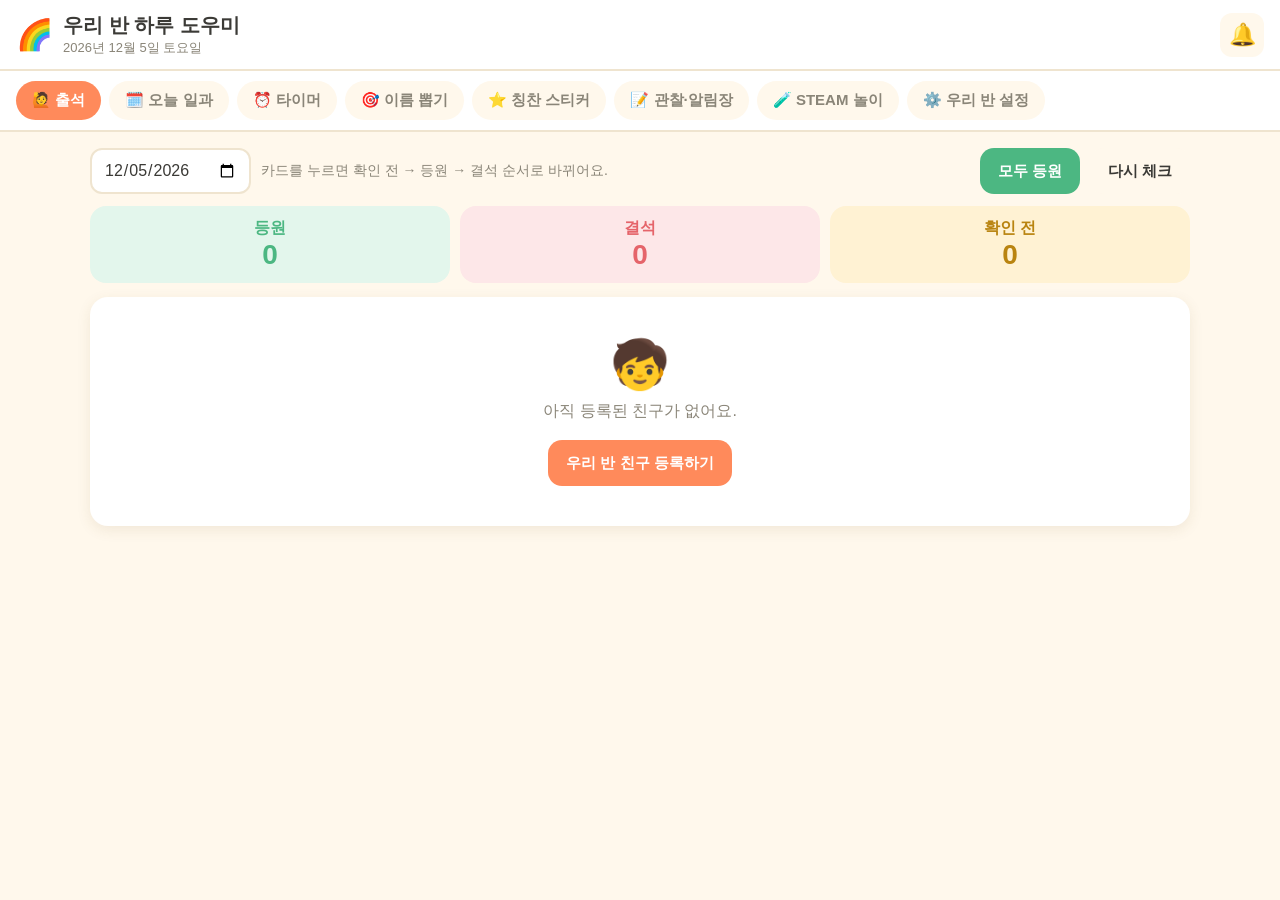
<file: kindergarten.html>
<!DOCTYPE html>
<html lang="ko">
<head>
    <meta charset="UTF-8">
    <meta name="viewport" content="width=device-width, initial-scale=1.0">
    <title>우리 반 하루 도우미</title>
    <style>
        :root {
            --bg: #fff8ec;
            --card: #ffffff;
            --ink: #3b3a36;
            --muted: #8a8578;
            --line: #efe4cf;
            --primary: #ff8a5b;
            --primary-dark: #e86f3f;
            --green: #4cb782;
            --green-soft: #e3f6ec;
            --red: #e5646a;
            --red-soft: #fde7e8;
            --yellow: #f4b740;
            --yellow-soft: #fff2d3;
            --blue: #5b9dff;
            --blue-soft: #e5efff;
            --radius: 18px;
            --shadow: 0 4px 14px rgba(120, 90, 40, 0.10);
        }
        * { box-sizing: border-box; }
        html, body { margin: 0; height: 100%; }
        body {
            background: var(--bg);
            color: var(--ink);
            font-family: "Pretendard", "Apple SD Gothic Neo", "Malgun Gothic", "Noto Sans KR", sans-serif;
            touch-action: manipulation;
            -webkit-tap-highlight-color: transparent;
            display: flex;
            flex-direction: column;
        }
        button { font: inherit; color: inherit; cursor: pointer; border: none; background: none; }
        input, select, textarea { font: inherit; color: inherit; }

        /* 상단 */
        header {
            display: flex; align-items: center; justify-content: space-between; gap: 12px;
            padding: 12px 16px; background: var(--card); border-bottom: 2px solid var(--line);
        }
        .brand { display: flex; align-items: center; gap: 10px; min-width: 0; }
        .brand .logo { font-size: 30px; }
        .brand h1 { margin: 0; font-size: 20px; white-space: nowrap; overflow: hidden; text-overflow: ellipsis; }
        .brand .today { font-size: 13px; color: var(--muted); }
        .icon-btn {
            width: 44px; height: 44px; border-radius: 12px; font-size: 22px;
            background: var(--bg); flex-shrink: 0;
        }

        nav {
            display: flex; gap: 8px; padding: 10px 16px; overflow-x: auto;
            background: var(--card); border-bottom: 2px solid var(--line);
        }
        nav button {
            flex-shrink: 0; padding: 10px 16px; border-radius: 999px; font-weight: 700; font-size: 15px;
            background: var(--bg); color: var(--muted);
        }
        nav button.active { background: var(--primary); color: #fff; }

        main { flex: 1; overflow-y: auto; padding: 16px; }
        .panel { display: none; max-width: 1100px; margin: 0 auto; }
        .panel.active { display: block; }

        .card { background: var(--card); border-radius: var(--radius); box-shadow: var(--shadow); padding: 16px; }
        .row { display: flex; gap: 10px; align-items: center; flex-wrap: wrap; }
        .spacer { flex: 1; }
        .section-title { margin: 0 0 12px; font-size: 18px; }
        .hint { color: var(--muted); font-size: 14px; }

        .btn {
            padding: 12px 18px; border-radius: 14px; font-weight: 700; font-size: 15px;
            background: var(--bg); min-height: 46px;
        }
        .btn.primary { background: var(--primary); color: #fff; }
        .btn.primary:active { background: var(--primary-dark); }
        .btn.green { background: var(--green); color: #fff; }
        .btn.red { background: var(--red); color: #fff; }
        .btn.small { padding: 8px 12px; min-height: 38px; font-size: 14px; }

        .empty {
            text-align: center; padding: 40px 16px; color: var(--muted);
        }
        .empty .big { font-size: 48px; display: block; margin-bottom: 8px; }

        /* 출석 */
        .stats { display: grid; grid-template-columns: repeat(3, 1fr); gap: 10px; margin-bottom: 14px; }
        .stat { border-radius: 16px; padding: 12px; text-align: center; font-weight: 700; }
        .stat b { display: block; font-size: 28px; }
        .stat.present { background: var(--green-soft); color: var(--green); }
        .stat.absent { background: var(--red-soft); color: var(--red); }
        .stat.unknown { background: var(--yellow-soft); color: #b98410; }

        .kid-grid { display: grid; grid-template-columns: repeat(auto-fill, minmax(130px, 1fr)); gap: 12px; }
        .kid {
            position: relative; background: var(--card); border-radius: var(--radius); box-shadow: var(--shadow);
            padding: 14px 8px; text-align: center; border: 3px solid transparent; transition: transform .1s;
        }
        .kid:active { transform: scale(0.96); }
        .kid .face { font-size: 44px; line-height: 1.1; }
        .kid .name { font-weight: 800; font-size: 18px; margin-top: 6px; word-break: keep-all; }
        .kid .tag { display: inline-block; margin-top: 6px; padding: 3px 10px; border-radius: 999px; font-size: 13px; font-weight: 700; background: var(--yellow-soft); color: #b98410; }
        .kid.present { border-color: var(--green); }
        .kid.present .tag { background: var(--green-soft); color: var(--green); }
        .kid.absent { border-color: var(--red); opacity: .7; }
        .kid.absent .tag { background: var(--red-soft); color: var(--red); }

        /* 일과표 */
        .schedule-list { display: flex; flex-direction: column; gap: 10px; }
        .sched {
            display: flex; align-items: center; gap: 12px; background: var(--card); border-radius: var(--radius);
            box-shadow: var(--shadow); padding: 12px; border: 3px solid transparent;
        }
        .sched .emoji { font-size: 40px; width: 56px; text-align: center; flex-shrink: 0; }
        .sched .info { flex: 1; min-width: 0; }
        .sched .title { font-weight: 800; font-size: 18px; }
        .sched .time { color: var(--muted); font-size: 14px; }
        .sched.done { opacity: .5; }
        .sched.done .title { text-decoration: line-through; }
        .sched.now { border-color: var(--primary); background: #fff3ec; }
        .sched .now-badge { background: var(--primary); color: #fff; font-size: 12px; font-weight: 800; padding: 3px 8px; border-radius: 999px; margin-left: 6px; vertical-align: middle; }
        .sched .tools { display: flex; gap: 4px; }
        .sched .tools button { width: 38px; height: 38px; border-radius: 10px; background: var(--bg); font-size: 16px; }
        .check {
            width: 44px; height: 44px; border-radius: 50%; border: 3px solid var(--line); font-size: 22px; flex-shrink: 0;
            display: flex; align-items: center; justify-content: center; color: #fff;
        }
        .sched.done .check { background: var(--green); border-color: var(--green); }

        .preset-chips { display: flex; flex-wrap: wrap; gap: 8px; }
        .chip { padding: 8px 12px; border-radius: 999px; background: var(--bg); font-weight: 700; font-size: 14px; }

        .form-grid { display: grid; grid-template-columns: 90px 1fr 130px auto; gap: 8px; align-items: center; }
        .field {
            width: 100%; padding: 10px 12px; border-radius: 12px; border: 2px solid var(--line); background: #fff; min-height: 46px;
        }

        /* 타이머 */
        .timer-wrap { display: grid; grid-template-columns: minmax(0, 1fr) 300px; gap: 16px; }
        .timer-face { display: flex; flex-direction: column; align-items: center; justify-content: center; padding: 24px; }
        .dial {
            --p: 1; --c: var(--green);
            width: min(70vw, 360px); aspect-ratio: 1; border-radius: 50%;
            background: conic-gradient(var(--c) calc(var(--p) * 360deg), #f1ebe0 0);
            display: flex; align-items: center; justify-content: center; transition: background .2s;
        }
        .dial-inner {
            width: 78%; aspect-ratio: 1; border-radius: 50%; background: var(--card);
            display: flex; flex-direction: column; align-items: center; justify-content: center;
        }
        .digits { font-size: clamp(44px, 10vw, 76px); font-weight: 900; font-variant-numeric: tabular-nums; letter-spacing: 1px; }
        .timer-label { font-size: 18px; color: var(--muted); font-weight: 700; margin-top: 4px; text-align: center; padding: 0 12px; }
        .presets { display: grid; grid-template-columns: repeat(3, 1fr); gap: 8px; }
        .presets .btn { padding: 12px 6px; }
        .stepper { display: flex; align-items: center; justify-content: space-between; gap: 8px; }
        .stepper span { font-weight: 800; font-size: 20px; }

        /* 이름 뽑기 */
        .picker-stage {
            display: flex; flex-direction: column; align-items: center; justify-content: center;
            min-height: 300px; text-align: center; padding: 24px;
        }
        .picker-face { font-size: 90px; line-height: 1; }
        .picker-name { font-size: clamp(40px, 9vw, 72px); font-weight: 900; margin-top: 10px; min-height: 1.2em; }
        .picker-name.rolling { color: var(--muted); }
        .picker-name.chosen { color: var(--primary); animation: pop .5s ease; }
        @keyframes pop { 0% { transform: scale(.6); } 60% { transform: scale(1.15); } 100% { transform: scale(1); } }
        .history { display: flex; flex-wrap: wrap; gap: 6px; }
        .toggle { display: flex; align-items: center; gap: 8px; font-weight: 700; font-size: 15px; cursor: pointer; }
        .toggle input { width: 22px; height: 22px; accent-color: var(--primary); }

        /* 칭찬 스티커 */
        .sticker-grid { display: grid; grid-template-columns: repeat(auto-fill, minmax(220px, 1fr)); gap: 12px; }
        .sticker-card { background: var(--card); border-radius: var(--radius); box-shadow: var(--shadow); padding: 14px; }
        .sticker-card.goal { background: #fff6d8; outline: 3px solid var(--yellow); }
        .sticker-head { display: flex; align-items: center; gap: 8px; }
        .sticker-head .face { font-size: 32px; }
        .sticker-head .name { font-weight: 800; font-size: 18px; flex: 1; }
        .sticker-head .count { font-weight: 800; color: var(--primary); }
        .slots { display: grid; grid-template-columns: repeat(5, 1fr); gap: 6px; margin: 10px 0; }
        .slot {
            aspect-ratio: 1; border-radius: 50%; border: 2px dashed var(--line);
            display: flex; align-items: center; justify-content: center; font-size: 22px;
        }
        .slot.on { border: none; background: var(--yellow-soft); }
        .slot.new { animation: pop .45s ease; }
        .sticker-actions { display: flex; gap: 8px; }
        .sticker-actions .btn { flex: 1; }

        /* 설정 */
        .settings-grid { display: grid; grid-template-columns: 1fr 1fr; gap: 16px; }
        .roster { display: flex; flex-direction: column; gap: 8px; max-height: 420px; overflow-y: auto; }
        .roster-item { display: flex; align-items: center; gap: 8px; background: var(--bg); border-radius: 12px; padding: 6px 8px; }
        .roster-item .face { font-size: 26px; width: 40px; height: 40px; border-radius: 10px; background: #fff; }
        .roster-item .name { flex: 1; font-weight: 700; }
        .roster-item button.del { width: 38px; height: 38px; border-radius: 10px; color: var(--red); font-size: 18px; }
        textarea.field { min-height: 120px; resize: vertical; }

        /* 크게 보여주기 */
        .overlay {
            position: fixed; inset: 0; background: var(--bg); z-index: 50; display: none;
            flex-direction: column; align-items: center; justify-content: center; text-align: center; padding: 24px;
        }
        .overlay.show { display: flex; }
        .overlay .close { position: absolute; top: 16px; right: 16px; }
        .show-label { font-size: 26px; font-weight: 800; color: var(--primary); }
        .show-emoji { font-size: min(36vw, 260px); line-height: 1.1; }
        .show-title { font-size: clamp(40px, 9vw, 96px); font-weight: 900; }
        .show-next { margin-top: 18px; font-size: 24px; color: var(--muted); font-weight: 700; }

        .confetti { position: fixed; top: -40px; font-size: 28px; z-index: 60; pointer-events: none; animation: fall linear forwards; }
        @keyframes fall { to { transform: translateY(110vh) rotate(540deg); } }

        .toast {
            position: fixed; left: 50%; bottom: 24px; transform: translateX(-50%) translateY(120px);
            background: var(--ink); color: #fff; padding: 12px 20px; border-radius: 999px; font-weight: 700;
            transition: transform .25s; z-index: 70; max-width: calc(100% - 32px);
        }
        .toast.show { transform: translateX(-50%) translateY(0); }

        /* 관찰·알림장 */
        .obs-grid { display: grid; grid-template-columns: minmax(0, 1fr) minmax(0, 1fr); gap: 16px; }
        .kid-pick { display: flex; flex-wrap: wrap; gap: 6px; }
        .kid-pick button { padding: 6px 10px; border-radius: 12px; background: var(--bg); font-weight: 700; border: 2px solid transparent; }
        .kid-pick button.on { border-color: var(--primary); background: #fff3ec; }
        .area-chips { display: flex; flex-wrap: wrap; gap: 6px; }
        .area { padding: 7px 12px; border-radius: 999px; font-weight: 800; font-size: 14px; border: 2px solid var(--a); color: var(--a); background: #fff; }
        .area.on { background: var(--a); color: #fff; }
        .area-tag { display: inline-block; padding: 2px 8px; border-radius: 999px; font-size: 12px; font-weight: 800; color: #fff; background: var(--a); margin-right: 4px; }
        .phrases { display: flex; flex-direction: column; gap: 6px; max-height: 190px; overflow-y: auto; }
        .phrases button { text-align: left; padding: 8px 10px; border-radius: 10px; background: var(--bg); font-size: 14px; }
        .obs-list { display: flex; flex-direction: column; gap: 8px; max-height: 460px; overflow-y: auto; }
        .obs-item { background: var(--bg); border-radius: 12px; padding: 10px 12px; }
        .obs-item .meta { display: flex; align-items: center; gap: 6px; flex-wrap: wrap; font-size: 13px; color: var(--muted); }
        .obs-item .meta b { color: var(--ink); font-size: 15px; }
        .obs-item .text { margin-top: 6px; white-space: pre-wrap; word-break: keep-all; }
        .obs-item .del { margin-left: auto; color: var(--red); font-size: 14px; padding: 4px 8px; }
        .balance { display: grid; grid-template-columns: 110px 1fr 28px; gap: 6px 8px; align-items: center; font-size: 14px; font-weight: 700; }
        .bar { height: 14px; border-radius: 999px; background: #f1ebe0; overflow: hidden; }
        .bar i { display: block; height: 100%; background: var(--a); border-radius: 999px; }
        .notice-grid { display: grid; grid-template-columns: minmax(0, 1fr) minmax(0, 1fr); gap: 16px; }
        .stack { display: flex; flex-direction: column; gap: 8px; }
        textarea.notice-out { min-height: 340px; line-height: 1.6; }

        /* STEAM 놀이 */
        .seg { display: flex; gap: 8px; flex-wrap: wrap; margin-bottom: 12px; }
        .seg button { padding: 12px 18px; border-radius: 14px; font-weight: 800; font-size: 16px; background: var(--card); box-shadow: var(--shadow); }
        .seg button.on { background: var(--blue); color: #fff; }
        .steam-act { display: none; }
        .steam-act.on { display: block; }
        #panel-steam:fullscreen { background: var(--bg); overflow-y: auto; padding: 16px; max-width: none; }
        .tip { margin-top: 16px; background: var(--blue-soft); border-radius: var(--radius); padding: 14px 16px; font-size: 15px; line-height: 1.6; }
        .tip h4 { margin: 0 0 6px; color: var(--blue); }
        .tip ul { margin: 4px 0 0; padding-left: 20px; }

        .mix-stage { display: flex; flex-direction: column; align-items: center; gap: 18px; padding: 20px; }
        .pots { display: flex; gap: 14px; flex-wrap: wrap; justify-content: center; }
        .pot { width: 78px; height: 78px; border-radius: 50%; background: var(--pc); box-shadow: inset 0 -6px 0 rgba(0,0,0,.12), var(--shadow); border: 4px solid #fff; font-weight: 800; font-size: 14px; color: #fff; text-shadow: 0 1px 2px rgba(0,0,0,.35); }
        .pot:active { transform: scale(.92); }
        .bowl-wrap { position: relative; width: min(64vw, 260px); aspect-ratio: 1; }
        .bowl { width: 100%; height: 100%; border-radius: 50%; border: 10px solid #e9dfcc; background: #fdfaf4; transition: background .5s; box-shadow: inset 0 10px 24px rgba(0,0,0,.10); }
        .drop { position: absolute; left: 50%; top: -30px; width: 26px; height: 26px; margin-left: -13px; border-radius: 50% 50% 50% 0; transform: rotate(-45deg); animation: dropfall .5s ease-in forwards; }
        @keyframes dropfall { to { top: 45%; opacity: 0; } }
        .mix-name { font-size: clamp(28px, 6vw, 44px); font-weight: 900; text-align: center; }
        .mix-count { color: var(--muted); font-weight: 700; text-align: center; }
        .swatches { display: flex; flex-wrap: wrap; gap: 8px; justify-content: center; }
        .swatch { width: 44px; height: 44px; border-radius: 12px; border: 3px solid #fff; box-shadow: var(--shadow); }

        .xylo { display: flex; gap: 8px; align-items: flex-end; justify-content: center; padding: 20px 8px; touch-action: none; user-select: none; }
        .bar-key { flex: 1; max-width: 80px; border-radius: 14px; background: var(--kc); color: #fff; font-weight: 900; font-size: 20px; display: flex; align-items: flex-end; justify-content: center; padding-bottom: 12px; box-shadow: inset 0 -8px 0 rgba(0,0,0,.15); text-shadow: 0 1px 2px rgba(0,0,0,.3); transition: transform .08s; }
        .bar-key.hit { transform: translateY(6px) scale(.97); filter: brightness(1.15); }
        .wave-pad { width: 100%; height: 280px; border-radius: var(--radius); background: #1f2a44; touch-action: none; display: block; cursor: crosshair; }
        .wave-info { display: flex; justify-content: space-between; color: var(--muted); font-weight: 700; margin-top: 8px; font-size: 14px; }

        .pattern-stage { text-align: center; padding: 24px 12px; }
        .pattern-row { display: flex; flex-wrap: wrap; justify-content: center; gap: 8px; font-size: clamp(36px, 8vw, 64px); }
        .pattern-row .q { width: 1.3em; height: 1.3em; border-radius: 16px; border: 4px dashed var(--primary); display: flex; align-items: center; justify-content: center; color: var(--primary); font-weight: 900; font-size: .7em; }
        .choices { display: flex; justify-content: center; gap: 14px; margin-top: 24px; flex-wrap: wrap; }
        .choices button { font-size: clamp(40px, 9vw, 64px); width: 1.8em; height: 1.8em; border-radius: 22px; background: var(--card); box-shadow: var(--shadow); }
        .choices button.wrong { animation: shake .4s; background: var(--red-soft); }
        .choices button.right { background: var(--green-soft); }
        @keyframes shake { 25% { transform: translateX(-8px); } 75% { transform: translateX(8px); } }
        .pattern-msg { min-height: 1.6em; margin-top: 16px; font-size: 22px; font-weight: 800; }

        @media (max-width: 760px) {
            .obs-grid, .notice-grid { grid-template-columns: 1fr; }
            .pot { width: 62px; height: 62px; font-size: 12px; }
            .bar-key { font-size: 15px; }
        }

        @media (max-width: 760px) {
            .timer-wrap, .settings-grid { grid-template-columns: 1fr; }
            .form-grid { grid-template-columns: 70px 1fr; }
            .form-grid .time-field { grid-column: 1 / 2; }
            .form-grid .btn { grid-column: 2 / 3; }
            .sched .tools button { width: 34px; height: 34px; }
            .kid-grid { grid-template-columns: repeat(auto-fill, minmax(104px, 1fr)); }
        }
    </style>
</head>
<body>

<header>
    <div class="brand">
        <span class="logo">🌈</span>
        <div style="min-width:0">
            <h1 id="class-title">우리 반 하루 도우미</h1>
            <div class="today" id="today-label"></div>
        </div>
    </div>
    <button class="icon-btn" id="btn-sound" title="소리 켜기/끄기">🔔</button>
</header>

<nav id="tabs">
    <button data-tab="attendance" class="active">🙋 출석</button>
    <button data-tab="schedule">🗓️ 오늘 일과</button>
    <button data-tab="timer">⏰ 타이머</button>
    <button data-tab="picker">🎯 이름 뽑기</button>
    <button data-tab="stickers">⭐ 칭찬 스티커</button>
    <button data-tab="observe">📝 관찰·알림장</button>
    <button data-tab="steam">🧪 STEAM 놀이</button>
    <button data-tab="settings">⚙️ 우리 반 설정</button>
</nav>

<main>
    <!-- 출석 -->
    <section class="panel active" id="panel-attendance">
        <div class="row" style="margin-bottom:12px">
            <input type="date" id="att-date" class="field" style="width:auto">
            <span class="hint">카드를 누르면 확인 전 → 등원 → 결석 순서로 바뀌어요.</span>
            <span class="spacer"></span>
            <button class="btn green" id="btn-all-present">모두 등원</button>
            <button class="btn" id="btn-att-reset">다시 체크</button>
        </div>
        <div class="stats">
            <div class="stat present">등원<b id="cnt-present">0</b></div>
            <div class="stat absent">결석<b id="cnt-absent">0</b></div>
            <div class="stat unknown">확인 전<b id="cnt-unknown">0</b></div>
        </div>
        <div class="kid-grid" id="att-grid"></div>
    </section>

    <!-- 일과표 -->
    <section class="panel" id="panel-schedule">
        <div class="row" style="margin-bottom:12px">
            <h2 class="section-title" style="margin:0">오늘의 일과</h2>
            <span class="spacer"></span>
            <button class="btn" id="btn-sched-reset">체크 모두 지우기</button>
            <button class="btn green" id="btn-sched-next">다음 활동으로 ▶</button>
            <button class="btn primary" id="btn-sched-show">📺 아이들에게 크게 보여주기</button>
        </div>
        <div class="schedule-list" id="sched-list"></div>

        <div class="card" style="margin-top:16px">
            <h3 class="section-title">활동 추가하기</h3>
            <div class="form-grid">
                <input class="field" id="sched-emoji" maxlength="4" placeholder="🧸" style="text-align:center;font-size:22px">
                <input class="field" id="sched-title" maxlength="20" placeholder="활동 이름 (예: 자유놀이)">
                <input class="field time-field" id="sched-time" type="time">
                <button class="btn primary" id="btn-sched-add">추가</button>
            </div>
            <p class="hint" style="margin:12px 0 8px">자주 쓰는 활동을 눌러 바로 넣을 수 있어요.</p>
            <div class="preset-chips" id="sched-presets"></div>
        </div>
    </section>

    <!-- 타이머 -->
    <section class="panel" id="panel-timer">
        <div class="timer-wrap">
            <div class="card timer-face">
                <div class="dial" id="dial">
                    <div class="dial-inner">
                        <div class="digits" id="digits">05:00</div>
                        <div class="timer-label" id="timer-label-view">정리 시간</div>
                    </div>
                </div>
                <div class="row" style="margin-top:20px;justify-content:center">
                    <button class="btn primary" id="btn-timer-start" style="min-width:120px">▶ 시작</button>
                    <button class="btn" id="btn-timer-reset">↺ 처음부터</button>
                    <button class="btn" id="btn-timer-full">📺 크게</button>
                </div>
            </div>
            <div class="card">
                <h3 class="section-title">무엇을 하는 시간인가요?</h3>
                <input class="field" id="timer-label" maxlength="20" value="정리 시간">
                <div class="preset-chips" id="timer-label-presets" style="margin-top:8px"></div>
                <h3 class="section-title" style="margin-top:18px">시간 고르기</h3>
                <div class="presets" id="timer-presets"></div>
                <div class="stepper" style="margin-top:12px">
                    <button class="btn" data-step="-60">− 1분</button>
                    <span id="timer-set">5분</span>
                    <button class="btn" data-step="60">+ 1분</button>
                </div>
                <p class="hint">시간이 줄어들수록 초록 → 노랑 → 빨강으로 바뀌어 아이들이 남은 시간을 눈으로 알 수 있어요.</p>
            </div>
        </div>
    </section>

    <!-- 이름 뽑기 -->
    <section class="panel" id="panel-picker">
        <div class="card picker-stage">
            <div class="picker-face" id="picker-face">🎁</div>
            <div class="picker-name" id="picker-name">누가 뽑힐까요?</div>
            <button class="btn primary" id="btn-pick" style="margin-top:20px;font-size:20px;padding:16px 36px">🎯 뽑기!</button>
        </div>
        <div class="card" style="margin-top:16px">
            <div class="row">
                <label class="toggle"><input type="checkbox" id="pick-present" checked> 등원한 친구만</label>
                <label class="toggle"><input type="checkbox" id="pick-norepeat" checked> 한 번 뽑힌 친구는 빼기</label>
                <span class="spacer"></span>
                <span class="hint" id="pick-remaining"></span>
                <button class="btn small" id="btn-pick-reset">처음부터 다시</button>
            </div>
            <div class="history" id="pick-history" style="margin-top:12px"></div>
        </div>
    </section>

    <!-- 칭찬 스티커 -->
    <section class="panel" id="panel-stickers">
        <div class="row" style="margin-bottom:12px">
            <span class="hint">스티커를 모두 모으면 축하해 주어요!</span>
            <span class="spacer"></span>
            <label class="toggle">목표
                <select class="field" id="sticker-goal" style="width:auto;min-height:40px;padding:6px 10px">
                    <option value="5">5개</option>
                    <option value="10">10개</option>
                    <option value="15">15개</option>
                    <option value="20">20개</option>
                </select>
            </label>
            <label class="toggle">모양
                <select class="field" id="sticker-icon" style="width:auto;min-height:40px;padding:6px 10px">
                    <option>⭐</option><option>❤️</option><option>🌸</option><option>🍎</option><option>🐶</option><option>🚗</option>
                </select>
            </label>
            <button class="btn" id="btn-sticker-reset">모두 비우기</button>
        </div>
        <div class="sticker-grid" id="sticker-grid"></div>
    </section>

    <!-- 관찰·알림장 -->
    <section class="panel" id="panel-observe">
        <div class="seg" id="obs-seg">
            <button data-sub="obs-write" class="on">📝 관찰 기록</button>
            <button data-sub="obs-notice">💌 알림장 만들기</button>
        </div>

        <div class="steam-act on" id="obs-write">
            <div class="obs-grid">
                <div class="card stack">
                    <h3 class="section-title" style="margin:0">관찰 기록 쓰기</h3>
                    <div class="row">
                        <input type="date" id="obs-date" class="field" style="width:auto">
                        <span class="hint">관찰한 친구를 눌러 주세요. 여러 명을 함께 고를 수 있어요.</span>
                    </div>
                    <div class="kid-pick" id="obs-kids"></div>
                    <div class="hint" style="font-weight:700">누리과정 영역</div>
                    <div class="area-chips" id="obs-areas"></div>
                    <textarea class="field" id="obs-text" maxlength="500" placeholder="본 그대로 적어 주세요. 예) 블록을 높이 쌓다 무너지자 아래를 넓게 바꾸어 다시 쌓았어요."></textarea>
                    <div class="hint">자주 쓰는 관찰 문장 (누르면 위에 이어서 적혀요)</div>
                    <div class="phrases" id="obs-phrases"></div>
                    <button class="btn primary" id="btn-obs-save">기록 저장</button>
                </div>
                <div class="card stack">
                    <div class="row">
                        <h3 class="section-title" style="margin:0">기록 모아보기</h3>
                        <span class="spacer"></span>
                        <select class="field" id="obs-filter-kid" style="width:auto;min-height:40px;padding:6px 10px"></select>
                        <select class="field" id="obs-filter-area" style="width:auto;min-height:40px;padding:6px 10px"></select>
                    </div>
                    <div>
                        <div class="hint" style="margin-bottom:6px">영역별 기록 수 · 적게 기록된 영역을 한눈에 볼 수 있어요</div>
                        <div class="balance" id="obs-balance"></div>
                    </div>
                    <div class="obs-list" id="obs-list"></div>
                </div>
            </div>
        </div>

        <div class="steam-act" id="obs-notice">
            <div class="notice-grid">
                <div class="card stack">
                    <h3 class="section-title" style="margin:0">알림장 재료 고르기</h3>
                    <div class="row">
                        <input type="date" id="notice-date" class="field" style="width:auto">
                        <select class="field" id="notice-kid" style="width:auto;flex:1"></select>
                    </div>
                    <label class="toggle"><input type="checkbox" id="notice-sched" checked> 오늘의 일과 넣기</label>
                    <label class="toggle"><input type="checkbox" id="notice-obs" checked> 이 날의 관찰 기록 넣기 (친구를 골랐을 때)</label>
                    <div class="hint" style="font-weight:700">오늘의 놀이 이야기 (반 전체)</div>
                    <textarea class="field" id="notice-play" maxlength="400" placeholder="예) 오늘은 가을 나뭇잎을 모아 색깔별로 나누어 보았어요."></textarea>
                    <div class="hint" style="font-weight:700">알려 드려요</div>
                    <textarea class="field" id="notice-info" maxlength="400" placeholder="예) 금요일은 현장체험학습이 있어요. 편한 신발을 신겨 보내 주세요."></textarea>
                    <div class="hint" style="font-weight:700">준비물</div>
                    <input class="field" id="notice-items" maxlength="100" placeholder="예) 여벌 옷, 물통">
                    <button class="btn primary" id="btn-notice-make">✨ 알림장 글 만들기</button>
                </div>
                <div class="card stack">
                    <div class="row">
                        <h3 class="section-title" style="margin:0">완성된 알림장</h3>
                        <span class="spacer"></span>
                        <button class="btn green" id="btn-notice-copy">📋 복사하기</button>
                    </div>
                    <p class="hint" style="margin:0">아래 글은 자유롭게 고칠 수 있어요. 복사해서 학부모 알림 앱이나 문자에 붙여 넣으세요.</p>
                    <textarea class="field notice-out" id="notice-out"></textarea>
                </div>
            </div>
        </div>
    </section>

    <!-- STEAM 놀이 -->
    <section class="panel" id="panel-steam">
        <div class="seg" id="steam-seg">
            <button data-sub="act-mix" class="on">🎨 색 섞기</button>
            <button data-sub="act-sound">🎵 소리 탐색</button>
            <button data-sub="act-pattern">🔷 패턴 놀이</button>
            <span class="spacer"></span>
            <button id="btn-steam-full" style="background:var(--primary);color:#fff">📺 전체 화면</button>
        </div>

        <div class="steam-act on" id="act-mix">
            <div class="card mix-stage">
                <div class="pots" id="pots"></div>
                <div class="bowl-wrap" id="bowl-wrap"><div class="bowl" id="bowl"></div></div>
                <div>
                    <div class="mix-name" id="mix-name">물감을 넣어 보세요</div>
                    <div class="mix-count" id="mix-count"></div>
                </div>
                <div class="row" style="justify-content:center">
                    <button class="btn" id="btn-mix-clear">🫧 그릇 비우기</button>
                    <button class="btn primary" id="btn-mix-keep">💾 내가 만든 색 모으기</button>
                </div>
                <div class="swatches" id="swatches"></div>
            </div>
            <div class="tip">
                <h4>👩‍🏫 교사 도움말 · 예술경험, 자연탐구</h4>
                <ul>
                    <li>섞기 전에 먼저 물어보세요. "빨강과 노랑을 섞으면 어떤 색이 될까?"</li>
                    <li>같은 두 색이라도 방울 수를 바꾸면 색이 달라져요. "노랑을 더 넣으면 어떻게 될까?"</li>
                    <li>하양을 넣으면 색이 연해져요. 분홍, 하늘색을 만들어 보며 밝기를 탐색해요.</li>
                    <li>화면 놀이 뒤에는 실제 물감, 셀로판지, 색 물을 섞어 보며 결과를 비교해 보세요.</li>
                </ul>
            </div>
        </div>

        <div class="steam-act" id="act-sound">
            <div class="card">
                <h3 class="section-title">🎹 실로폰 · 막대가 짧을수록 어떤 소리가 날까?</h3>
                <div class="xylo" id="xylo"></div>
            </div>
            <div class="card" style="margin-top:16px">
                <h3 class="section-title">🌊 소리 파도 · 화면을 누른 채로 움직여 보세요</h3>
                <canvas class="wave-pad" id="wave-pad"></canvas>
                <div class="wave-info"><span>← 낮은 소리</span><span id="wave-state">위로 갈수록 큰 소리</span><span>높은 소리 →</span></div>
            </div>
            <div class="tip">
                <h4>👩‍🏫 교사 도움말 · 자연탐구, 예술경험</h4>
                <ul>
                    <li>"긴 막대와 짧은 막대 중 어느 쪽이 높은 소리가 날까?" 먼저 예상하고 두드려 봐요.</li>
                    <li>소리 파도에서 오른쪽으로 가면 물결이 촘촘해지고(높은 소리), 위로 가면 물결이 커져요(큰 소리).</li>
                    <li>물의 양을 다르게 담은 유리컵 실로폰, 길이가 다른 고무줄 기타로 실제 소리와 비교해 보세요.</li>
                </ul>
            </div>
        </div>

        <div class="steam-act" id="act-pattern">
            <div class="card pattern-stage">
                <div class="row" style="justify-content:center;margin-bottom:16px">
                    <span class="hint" style="font-size:18px;font-weight:800">다음에 올 것은 무엇일까요?</span>
                    <span class="chip" id="pattern-score">⭐ 0</span>
                </div>
                <div class="pattern-row" id="pattern-row"></div>
                <div class="choices" id="pattern-choices"></div>
                <div class="pattern-msg" id="pattern-msg"></div>
                <button class="btn" id="btn-pattern-next" style="margin-top:8px">다른 문제 ▶</button>
            </div>
            <div class="tip">
                <h4>👩‍🏫 교사 도움말 · 자연탐구(수학적 탐구), SW교육 기초</h4>
                <ul>
                    <li>정답을 고른 뒤 "왜 그렇게 생각했니?"라고 물어 규칙을 말로 표현하게 해 주세요.</li>
                    <li>반복되는 규칙을 찾는 힘은 컴퓨팅 사고력의 '패턴 인식'과 이어져요.</li>
                    <li>박수-무릎-박수-무릎처럼 몸으로, 블록·구슬 꿰기로 패턴을 직접 만들어 보세요.</li>
                </ul>
            </div>
        </div>
    </section>

    <!-- 설정 -->
    <section class="panel" id="panel-settings">
        <div class="settings-grid">
            <div class="card">
                <h3 class="section-title">우리 반 이름</h3>
                <input class="field" id="class-name" maxlength="20" placeholder="예: 햇살반">
                <h3 class="section-title" style="margin-top:18px">친구 추가하기</h3>
                <p class="hint" style="margin-top:0">한 줄에 한 명씩 이름을 적으면 여러 명을 한꺼번에 넣을 수 있어요.</p>
                <textarea class="field" id="roster-input" placeholder="김하늘&#10;이바다&#10;박구름"></textarea>
                <button class="btn primary" id="btn-roster-add" style="margin-top:8px;width:100%">명단에 추가</button>
            </div>
            <div class="card">
                <div class="row" style="margin-bottom:12px">
                    <h3 class="section-title" style="margin:0">우리 반 친구들 <span id="roster-count" class="hint"></span></h3>
                </div>
                <p class="hint" style="margin-top:0">얼굴 그림을 누르면 다른 동물로 바뀌어요.</p>
                <div class="roster" id="roster"></div>
            </div>
        </div>
        <div class="card" style="margin-top:16px">
            <h3 class="section-title">자료 보관</h3>
            <p class="hint" style="margin-top:0">모든 자료는 이 기기의 브라우저에만 저장됩니다. 다른 기기로 옮기거나 미리 보관하려면 백업 파일을 내려받으세요.</p>
            <div class="row">
                <button class="btn" id="btn-export">💾 백업 파일 내려받기</button>
                <label class="btn" style="display:inline-flex;align-items:center">📂 백업 불러오기
                    <input type="file" id="file-import" accept="application/json" hidden>
                </label>
                <span class="spacer"></span>
                <button class="btn red" id="btn-wipe">모든 자료 지우기</button>
            </div>
        </div>
    </section>
</main>

<!-- 크게 보여주기 화면 -->
<div class="overlay" id="overlay">
    <button class="btn close" id="btn-overlay-close">✕ 닫기</button>
    <div id="overlay-content"></div>
</div>

<div class="toast" id="toast"></div>

<script>
    // ===== 저장소 =====
    const STORE_KEY = 'kgTeacherApp_v1';
    const FACES = ['🐰','🐻','🐼','🐨','🐯','🦁','🐮','🐷','🐸','🐵','🐔','🐧','🐤','🦊','🐱','🐶','🐹','🦄','🐳','🐢','🦋','🐞','🦒','🐘'];
    const SCHED_PRESETS = [
        ['👋','등원'], ['🧸','자유놀이'], ['🧹','정리 정돈'], ['🍪','간식'], ['🗣️','이야기 나누기'],
        ['🎨','미술 활동'], ['🎵','음악·율동'], ['🌳','바깥놀이'], ['🍚','점심'], ['🪥','양치'],
        ['😴','휴식'], ['📚','동화 듣기'], ['🔬','탐구 놀이'], ['🏠','귀가']
    ];
    const DEFAULT_SCHEDULE = [
        ['👋','등원','09:00'], ['🧸','자유놀이','09:10'], ['🧹','정리 정돈','10:00'], ['🍪','간식','10:10'],
        ['🗣️','이야기 나누기','10:30'], ['🌳','바깥놀이','11:00'], ['🍚','점심','12:00'], ['📚','동화 듣기','13:00'], ['🏠','귀가','13:40']
    ];

    const uid = () => Math.random().toString(36).slice(2, 10);
    const pad = n => String(n).padStart(2, '0');
    const dateKey = d => `${d.getFullYear()}-${pad(d.getMonth() + 1)}-${pad(d.getDate())}`;
    const todayKey = () => dateKey(new Date());
    const esc = s => String(s).replace(/[&<>"']/g, c => ({ '&': '&amp;', '<': '&lt;', '>': '&gt;', '"': '&quot;', "'": '&#39;' }[c]));

    function defaultState() {
        return {
            className: '',
            sound: true,
            students: [],
            attendance: {},
            schedule: DEFAULT_SCHEDULE.map(([emoji, title, time]) => ({ id: uid(), emoji, title, time, done: false })),
            scheduleDate: todayKey(),
            stickers: {},
            stickerGoal: 10,
            stickerIcon: '⭐',
            observations: [],
            notices: {}
        };
    }

    function load() {
        try {
            const raw = localStorage.getItem(STORE_KEY);
            if (raw) return Object.assign(defaultState(), JSON.parse(raw));
        } catch (e) { /* 저장소를 쓸 수 없는 환경에서는 기본값으로 시작 */ }
        return defaultState();
    }

    let state = load();
    function save() {
        try { localStorage.setItem(STORE_KEY, JSON.stringify(state)); } catch (e) { /* 저장 실패 시 화면 동작은 유지 */ }
    }

    // 날짜가 바뀌면 일과 체크를 새로 시작
    if (state.scheduleDate !== todayKey()) {
        state.schedule.forEach(s => s.done = false);
        state.scheduleDate = todayKey();
        save();
    }

    // ===== 공통 =====
    const $ = id => document.getElementById(id);
    let toastTimer;
    function toast(msg) {
        const t = $('toast');
        t.textContent = msg;
        t.classList.add('show');
        clearTimeout(toastTimer);
        toastTimer = setTimeout(() => t.classList.remove('show'), 2000);
    }

    let audioCtx;
    function tone(freq, start, dur, type = 'sine', vol = 0.25) {
        if (!state.sound) return;
        try {
            audioCtx = audioCtx || new (window.AudioContext || window.webkitAudioContext)();
            const o = audioCtx.createOscillator(), g = audioCtx.createGain();
            o.type = type; o.frequency.value = freq;
            const t0 = audioCtx.currentTime + start;
            g.gain.setValueAtTime(0.0001, t0);
            g.gain.exponentialRampToValueAtTime(vol, t0 + 0.02);
            g.gain.exponentialRampToValueAtTime(0.0001, t0 + dur);
            o.connect(g).connect(audioCtx.destination);
            o.start(t0); o.stop(t0 + dur + 0.05);
        } catch (e) { /* 소리를 낼 수 없는 환경 */ }
    }
    const sounds = {
        tick: () => tone(880, 0, 0.05, 'square', 0.05),
        pop: () => { tone(660, 0, 0.12); tone(990, 0.08, 0.15); },
        chime: () => [523, 659, 784, 1047].forEach((f, i) => tone(f, i * 0.18, 0.5)),
        alarm: () => { for (let r = 0; r < 3; r++) [784, 988, 1175].forEach((f, i) => tone(f, r * 0.8 + i * 0.15, 0.4, 'triangle', 0.3)); }
    };

    function confetti(n = 40) {
        const icons = ['🎉','⭐','🌈','🎈','💖','✨'];
        for (let i = 0; i < n; i++) {
            const el = document.createElement('div');
            el.className = 'confetti';
            el.textContent = icons[i % icons.length];
            el.style.left = Math.random() * 100 + 'vw';
            el.style.animationDuration = 2 + Math.random() * 2 + 's';
            el.style.animationDelay = Math.random() * 0.6 + 's';
            document.body.appendChild(el);
            setTimeout(() => el.remove(), 5000);
        }
    }

    function renderHeader() {
        const d = new Date();
        const days = ['일', '월', '화', '수', '목', '금', '토'];
        $('today-label').textContent = `${d.getFullYear()}년 ${d.getMonth() + 1}월 ${d.getDate()}일 ${days[d.getDay()]}요일`;
        $('class-title').textContent = state.className ? `${state.className} 하루 도우미` : '우리 반 하루 도우미';
        $('btn-sound').textContent = state.sound ? '🔔' : '🔕';
    }
    $('btn-sound').onclick = () => {
        state.sound = !state.sound; save(); renderHeader();
        toast(state.sound ? '소리를 켰어요' : '소리를 껐어요');
    };

    // 탭 전환
    $('tabs').addEventListener('click', e => {
        const b = e.target.closest('button[data-tab]');
        if (!b) return;
        document.querySelectorAll('#tabs button').forEach(x => x.classList.toggle('active', x === b));
        document.querySelectorAll('.panel').forEach(p => p.classList.toggle('active', p.id === 'panel-' + b.dataset.tab));
        renderAll();
    });

    function emptyRoster(msg) {
        return `<div class="empty card" style="grid-column:1/-1"><span class="big">🧒</span>${msg}<br><br>
            <button class="btn primary" onclick="document.querySelector('[data-tab=settings]').click()">우리 반 친구 등록하기</button></div>`;
    }

    // ===== 출석 =====
    $('att-date').value = todayKey();
    const attDay = () => {
        const k = $('att-date').value || todayKey();
        return state.attendance[k] || (state.attendance[k] = {});
    };
    const STATUS_LABEL = { present: '등원', absent: '결석', unknown: '확인 전' };

    function renderAttendance() {
        const day = attDay();
        const grid = $('att-grid');
        const cnt = { present: 0, absent: 0, unknown: 0 };
        if (!state.students.length) {
            grid.innerHTML = emptyRoster('아직 등록된 친구가 없어요.');
        } else {
            grid.innerHTML = state.students.map(s => {
                const st = day[s.id] || 'unknown';
                cnt[st]++;
                return `<button class="kid ${st}" data-id="${s.id}">
                    <div class="face">${s.face}</div>
                    <div class="name">${esc(s.name)}</div>
                    <span class="tag">${STATUS_LABEL[st]}</span>
                </button>`;
            }).join('');
        }
        $('cnt-present').textContent = cnt.present;
        $('cnt-absent').textContent = cnt.absent;
        $('cnt-unknown').textContent = cnt.unknown;
    }
    $('att-grid').addEventListener('click', e => {
        const b = e.target.closest('.kid');
        if (!b) return;
        const day = attDay();
        const next = { unknown: 'present', present: 'absent', absent: 'unknown' }[day[b.dataset.id] || 'unknown'];
        if (next === 'unknown') delete day[b.dataset.id]; else day[b.dataset.id] = next;
        if (next === 'present') sounds.pop();
        save(); renderAttendance();
    });
    $('att-date').onchange = renderAttendance;
    $('btn-all-present').onclick = () => {
        const day = attDay();
        state.students.forEach(s => day[s.id] = 'present');
        save(); renderAttendance(); sounds.chime();
    };
    $('btn-att-reset').onclick = () => {
        if (!confirm('이 날짜의 출석 체크를 모두 지울까요?')) return;
        state.attendance[$('att-date').value || todayKey()] = {};
        save(); renderAttendance();
    };

    // ===== 일과표 =====
    const currentIndex = () => state.schedule.findIndex(s => !s.done);

    function renderSchedule() {
        const list = $('sched-list');
        const cur = currentIndex();
        if (!state.schedule.length) {
            list.innerHTML = `<div class="empty card"><span class="big">🗓️</span>아래에서 오늘 할 활동을 추가해 주세요.</div>`;
            return;
        }
        list.innerHTML = state.schedule.map((s, i) => `
            <div class="sched ${s.done ? 'done' : ''} ${i === cur ? 'now' : ''}" data-id="${s.id}">
                <button class="check" data-act="toggle" title="완료 표시">${s.done ? '✓' : ''}</button>
                <div class="emoji">${esc(s.emoji)}</div>
                <div class="info">
                    <div class="title">${esc(s.title)}${i === cur ? '<span class="now-badge">지금</span>' : ''}</div>
                    <div class="time">${s.time ? esc(s.time) : '시간 미정'}</div>
                </div>
                <div class="tools">
                    <button data-act="up" title="위로">▲</button>
                    <button data-act="down" title="아래로">▼</button>
                    <button data-act="del" title="삭제">🗑️</button>
                </div>
            </div>`).join('');
    }
    $('sched-list').addEventListener('click', e => {
        const b = e.target.closest('button[data-act]');
        if (!b) return;
        const i = state.schedule.findIndex(s => s.id === b.closest('.sched').dataset.id);
        const item = state.schedule[i];
        const act = b.dataset.act;
        if (act === 'toggle') { item.done = !item.done; if (item.done) sounds.pop(); }
        if (act === 'up' && i > 0) [state.schedule[i - 1], state.schedule[i]] = [state.schedule[i], state.schedule[i - 1]];
        if (act === 'down' && i < state.schedule.length - 1) [state.schedule[i + 1], state.schedule[i]] = [state.schedule[i], state.schedule[i + 1]];
        if (act === 'del') {
            if (!confirm(`'${item.title}' 활동을 지울까요?`)) return;
            state.schedule.splice(i, 1);
        }
        save(); renderSchedule();
    });

    function addSchedule(emoji, title, time) {
        title = title.trim();
        if (!title) { toast('활동 이름을 적어 주세요'); return; }
        state.schedule.push({ id: uid(), emoji: emoji.trim() || '📌', title, time: time || '', done: false });
        state.schedule.sort((a, b) => (a.time || '99:99').localeCompare(b.time || '99:99'));
        save(); renderSchedule();
        toast(`'${title}' 활동을 넣었어요`);
    }
    $('btn-sched-add').onclick = () => {
        addSchedule($('sched-emoji').value, $('sched-title').value, $('sched-time').value);
        $('sched-emoji').value = ''; $('sched-title').value = ''; $('sched-time').value = '';
    };
    $('sched-presets').innerHTML = SCHED_PRESETS.map(([e, t]) => `<button class="chip" data-e="${e}" data-t="${t}">${e} ${t}</button>`).join('');
    $('sched-presets').addEventListener('click', e => {
        const b = e.target.closest('.chip');
        if (!b) return;
        $('sched-emoji').value = b.dataset.e;
        $('sched-title').value = b.dataset.t;
        $('sched-time').focus();
    });
    $('btn-sched-next').onclick = () => {
        const i = currentIndex();
        if (i === -1) { toast('오늘 일과를 모두 마쳤어요!'); return; }
        state.schedule[i].done = true;
        save(); renderSchedule(); sounds.chime();
        if (currentIndex() === -1) confetti();
        if ($('overlay').classList.contains('show') && overlayMode === 'schedule') showSchedule();
    };
    $('btn-sched-reset').onclick = () => { state.schedule.forEach(s => s.done = false); save(); renderSchedule(); };

    // ===== 크게 보여주기 =====
    let overlayMode = null;
    function openOverlay(mode) {
        overlayMode = mode;
        $('overlay').classList.add('show');
        if (document.documentElement.requestFullscreen) document.documentElement.requestFullscreen().catch(() => {});
    }
    function closeOverlay() {
        overlayMode = null;
        $('overlay').classList.remove('show');
        if (document.fullscreenElement) document.exitFullscreen().catch(() => {});
    }
    $('btn-overlay-close').onclick = closeOverlay;

    function showSchedule() {
        const i = currentIndex();
        const c = $('overlay-content');
        if (i === -1) {
            c.innerHTML = `<div class="show-emoji">🎉</div><div class="show-title">오늘도 참 잘했어요!</div>`;
        } else {
            const s = state.schedule[i], n = state.schedule[i + 1];
            c.innerHTML = `<div class="show-label">지금은</div>
                <div class="show-emoji">${esc(s.emoji)}</div>
                <div class="show-title">${esc(s.title)}</div>
                ${n ? `<div class="show-next">다음은 ${esc(n.emoji)} ${esc(n.title)}</div>` : ''}
                <button class="btn green" style="margin-top:24px;font-size:20px" onclick="document.getElementById('btn-sched-next').click()">다 했어요! ▶</button>`;
        }
    }
    $('btn-sched-show').onclick = () => { openOverlay('schedule'); showSchedule(); };

    // ===== 타이머 =====
    const timer = { total: 300, remain: 300, endAt: 0, running: false, handle: null };

    function fmt(sec) {
        sec = Math.max(0, Math.ceil(sec));
        return `${pad(Math.floor(sec / 60))}:${pad(sec % 60)}`;
    }
    function renderTimer() {
        const p = timer.total ? timer.remain / timer.total : 0;
        const color = p > 0.5 ? 'var(--green)' : p > 0.2 ? 'var(--yellow)' : 'var(--red)';
        const label = $('timer-label').value.trim() || '타이머';
        document.querySelectorAll('.dial').forEach(d => { d.style.setProperty('--p', p); d.style.setProperty('--c', color); });
        document.querySelectorAll('.digits').forEach(d => d.textContent = fmt(timer.remain));
        document.querySelectorAll('.timer-label-text').forEach(d => d.textContent = label);
        $('timer-label-view').textContent = label;
        $('timer-set').textContent = `${Math.round(timer.total / 60)}분`;
        const startText = timer.running ? '⏸ 잠깐 멈춤' : (timer.remain < timer.total && timer.remain > 0 ? '▶ 계속하기' : '▶ 시작');
        document.querySelectorAll('.timer-start').forEach(b => b.textContent = startText);
        $('btn-timer-start').textContent = startText;
    }
    function setTimer(sec) {
        stopTimer();
        timer.total = timer.remain = Math.min(Math.max(sec, 60), 3600);
        renderTimer();
    }
    function stopTimer() {
        timer.running = false;
        clearInterval(timer.handle);
    }
    function startTimer() {
        if (timer.remain <= 0) timer.remain = timer.total;
        timer.running = true;
        timer.endAt = Date.now() + timer.remain * 1000;
        let lastSec = Math.ceil(timer.remain);
        timer.handle = setInterval(() => {
            timer.remain = (timer.endAt - Date.now()) / 1000;
            const sec = Math.ceil(timer.remain);
            if (sec !== lastSec && sec <= 5 && sec > 0) sounds.tick();
            lastSec = sec;
            if (timer.remain <= 0) {
                timer.remain = 0;
                stopTimer();
                sounds.alarm();
                confetti(25);
                toast(`⏰ ${$('timer-label').value.trim() || '타이머'} 끝!`);
            }
            renderTimer();
        }, 200);
        renderTimer();
    }
    function toggleTimer() { timer.running ? (stopTimer(), renderTimer()) : startTimer(); }

    $('timer-presets').innerHTML = [1, 2, 3, 5, 10, 15, 20, 30, 40].map(m => `<button class="btn" data-min="${m}">${m}분</button>`).join('');
    $('timer-presets').addEventListener('click', e => {
        const b = e.target.closest('[data-min]');
        if (b) setTimer(+b.dataset.min * 60);
    });
    document.querySelectorAll('[data-step]').forEach(b => b.onclick = () => setTimer(timer.total + +b.dataset.step));
    $('timer-label-presets').innerHTML = ['정리 시간', '손 씻기', '간식 먹기', '자유놀이', '조용히 쉬기', '양치하기']
        .map(t => `<button class="chip">${t}</button>`).join('');
    $('timer-label-presets').addEventListener('click', e => {
        const b = e.target.closest('.chip');
        if (b) { $('timer-label').value = b.textContent; renderTimer(); }
    });
    $('timer-label').oninput = renderTimer;
    $('btn-timer-start').onclick = toggleTimer;
    $('btn-timer-reset').onclick = () => setTimer(timer.total);
    $('btn-timer-full').onclick = () => {
        openOverlay('timer');
        $('overlay-content').innerHTML = `
            <div class="show-label timer-label-text"></div>
            <div class="dial" style="width:min(80vw,70vh);margin-top:16px">
                <div class="dial-inner"><div class="digits" style="font-size:clamp(60px,14vw,150px)"></div></div>
            </div>
            <div class="row" style="margin-top:24px;justify-content:center">
                <button class="btn primary timer-start" style="font-size:20px;min-width:160px" onclick="toggleTimer()"></button>
                <button class="btn" style="font-size:20px" onclick="document.getElementById('btn-timer-reset').click()">↺ 처음부터</button>
            </div>`;
        renderTimer();
    };

    // ===== 이름 뽑기 =====
    let picked = [];
    let rolling = false;
    function pickPool() {
        let pool = state.students;
        if ($('pick-present').checked) {
            const day = state.attendance[todayKey()] || {};
            const present = pool.filter(s => day[s.id] === 'present');
            if (present.length) pool = present;
        }
        if ($('pick-norepeat').checked) pool = pool.filter(s => !picked.includes(s.id));
        return pool;
    }
    function renderPicker() {
        const pool = pickPool();
        $('pick-remaining').textContent = state.students.length ? `뽑을 수 있는 친구 ${pool.length}명` : '';
        $('pick-history').innerHTML = picked.map((id, i) => {
            const s = state.students.find(x => x.id === id);
            return s ? `<span class="chip">${i + 1}. ${s.face} ${esc(s.name)}</span>` : '';
        }).join('');
    }
    $('btn-pick').onclick = () => {
        if (rolling) return;
        if (!state.students.length) { toast('먼저 우리 반 친구를 등록해 주세요'); return; }
        const pool = pickPool();
        if (!pool.length) { toast('모든 친구가 뽑혔어요! "처음부터 다시"를 눌러 주세요'); return; }
        rolling = true;
        const nameEl = $('picker-name'), faceEl = $('picker-face');
        nameEl.className = 'picker-name rolling';
        const winner = pool[Math.floor(Math.random() * pool.length)];
        let delay = 50, elapsed = 0;
        (function spin() {
            const s = pool[Math.floor(Math.random() * pool.length)];
            nameEl.textContent = s.name; faceEl.textContent = s.face;
            sounds.tick();
            elapsed += delay; delay *= 1.12;
            if (elapsed < 2200) { setTimeout(spin, delay); return; }
            nameEl.textContent = winner.name; faceEl.textContent = winner.face;
            nameEl.className = 'picker-name chosen';
            picked.push(winner.id);
            sounds.chime(); confetti(20);
            rolling = false;
            renderPicker();
        })();
    };
    $('btn-pick-reset').onclick = () => {
        picked = [];
        $('picker-name').textContent = '누가 뽑힐까요?'; $('picker-name').className = 'picker-name';
        $('picker-face').textContent = '🎁';
        renderPicker();
    };
    $('pick-present').onchange = $('pick-norepeat').onchange = renderPicker;

    // ===== 칭찬 스티커 =====
    let lastSticker = null;
    function renderStickers() {
        const grid = $('sticker-grid');
        const goal = state.stickerGoal;
        $('sticker-goal').value = goal;
        $('sticker-icon').value = state.stickerIcon;
        if (!state.students.length) { grid.innerHTML = emptyRoster('친구를 등록하면 스티커판이 만들어져요.'); return; }
        grid.innerHTML = state.students.map(s => {
            const n = state.stickers[s.id] || 0;
            const slots = Array.from({ length: goal }, (_, i) => {
                const on = i < n;
                const isNew = lastSticker === s.id && i === n - 1;
                return `<div class="slot ${on ? 'on' : ''} ${isNew ? 'new' : ''}">${on ? state.stickerIcon : ''}</div>`;
            }).join('');
            return `<div class="sticker-card ${n >= goal ? 'goal' : ''}" data-id="${s.id}">
                <div class="sticker-head">
                    <span class="face">${s.face}</span><span class="name">${esc(s.name)}</span>
                    <span class="count">${n >= goal ? '🏆 ' : ''}${n}/${goal}</span>
                </div>
                <div class="slots">${slots}</div>
                <div class="sticker-actions">
                    <button class="btn small" data-act="minus">− 빼기</button>
                    <button class="btn small primary" data-act="plus">+ 붙이기</button>
                </div>
            </div>`;
        }).join('');
        lastSticker = null;
    }
    $('sticker-grid').addEventListener('click', e => {
        const b = e.target.closest('button[data-act]');
        if (!b) return;
        const id = b.closest('.sticker-card').dataset.id;
        const n = state.stickers[id] || 0;
        const goal = state.stickerGoal;
        if (b.dataset.act === 'plus') {
            if (n >= goal) { toast('이미 스티커판을 다 채웠어요! 🏆'); return; }
            state.stickers[id] = n + 1;
            lastSticker = id;
            if (n + 1 === goal) {
                const s = state.students.find(x => x.id === id);
                sounds.alarm(); confetti(60);
                toast(`🎉 ${s.name} 친구가 스티커를 모두 모았어요!`);
            } else sounds.pop();
        } else {
            state.stickers[id] = Math.max(0, n - 1);
        }
        save(); renderStickers();
    });
    $('sticker-goal').onchange = () => { state.stickerGoal = +$('sticker-goal').value; save(); renderStickers(); };
    $('sticker-icon').onchange = () => { state.stickerIcon = $('sticker-icon').value; save(); renderStickers(); };
    $('btn-sticker-reset').onclick = () => {
        if (!confirm('모든 친구의 스티커를 비울까요?')) return;
        state.stickers = {}; save(); renderStickers();
    };

    // ===== 설정 =====
    function renderSettings() {
        $('class-name').value = state.className;
        $('roster-count').textContent = `(${state.students.length}명)`;
        $('roster').innerHTML = state.students.length ? state.students.map(s => `
            <div class="roster-item" data-id="${s.id}">
                <button class="face" data-act="face" title="얼굴 바꾸기">${s.face}</button>
                <span class="name">${esc(s.name)}</span>
                <button class="del" data-act="del" title="명단에서 빼기">✕</button>
            </div>`).join('') : '<p class="hint">왼쪽에서 친구 이름을 넣어 주세요.</p>';
    }
    $('class-name').oninput = () => { state.className = $('class-name').value.trim(); save(); renderHeader(); };
    $('btn-roster-add').onclick = () => {
        const used = new Set(state.students.map(s => s.name));
        const names = $('roster-input').value.split(/\n|,/).map(x => x.trim()).filter(x => x && !used.has(x));
        if (!names.length) { toast('새로 넣을 이름이 없어요'); return; }
        names.forEach(name => {
            used.add(name);
            state.students.push({ id: uid(), name: name.slice(0, 12), face: FACES[state.students.length % FACES.length] });
        });
        $('roster-input').value = '';
        save(); renderSettings(); renderHeader();
        toast(`${names.length}명을 명단에 넣었어요`);
    };
    $('roster').addEventListener('click', e => {
        const b = e.target.closest('button[data-act]');
        if (!b) return;
        const id = b.closest('.roster-item').dataset.id;
        const s = state.students.find(x => x.id === id);
        if (b.dataset.act === 'face') {
            s.face = FACES[(FACES.indexOf(s.face) + 1) % FACES.length];
        } else {
            if (!confirm(`${s.name} 친구를 명단에서 뺄까요? 출석·스티커·관찰 기록도 함께 지워져요.`)) return;
            state.students = state.students.filter(x => x.id !== id);
            delete state.stickers[id];
            Object.values(state.attendance).forEach(day => delete day[id]);
            state.observations = state.observations.filter(o => o.studentId !== id);
            picked = picked.filter(x => x !== id);
        }
        save(); renderSettings();
    });
    $('btn-export').onclick = () => {
        const blob = new Blob([JSON.stringify(state, null, 2)], { type: 'application/json' });
        const a = document.createElement('a');
        a.href = URL.createObjectURL(blob);
        a.download = `우리반도우미_백업_${todayKey()}.json`;
        a.click();
        setTimeout(() => URL.revokeObjectURL(a.href), 1000);
    };
    $('file-import').onchange = e => {
        const file = e.target.files[0];
        if (!file) return;
        const reader = new FileReader();
        reader.onload = () => {
            try {
                const data = JSON.parse(reader.result);
                if (!Array.isArray(data.students)) throw new Error('형식 오류');
                if (!confirm('지금 자료를 백업 파일 내용으로 바꿀까요?')) return;
                state = Object.assign(defaultState(), data);
                save(); renderAll(); toast('백업을 불러왔어요');
            } catch (err) { toast('백업 파일을 읽을 수 없어요'); }
            e.target.value = '';
        };
        reader.readAsText(file);
    };
    $('btn-wipe').onclick = () => {
        if (!confirm('명단, 출석, 일과, 스티커, 관찰 기록이 모두 지워집니다. 계속할까요?')) return;
        state = defaultState(); picked = [];
        save(); renderAll(); toast('모든 자료를 지웠어요');
    };

    // ===== 하위 탭 (관찰·알림장, STEAM 놀이 공통) =====
    document.querySelectorAll('.seg').forEach(seg => seg.addEventListener('click', e => {
        const b = e.target.closest('button[data-sub]');
        if (!b) return;
        seg.querySelectorAll('button[data-sub]').forEach(x => x.classList.toggle('on', x === b));
        seg.parentElement.querySelectorAll(':scope > .steam-act').forEach(a => a.classList.toggle('on', a.id === b.dataset.sub));
        if (b.dataset.sub === 'act-sound') resizeWave();
        if (b.dataset.sub === 'obs-notice') loadNoticeFields();
    }));

    // ===== 관찰 기록 =====
    // 2019 개정 누리과정 5개 영역
    const AREAS = [
        { key: 'body', name: '신체운동·건강', color: '#4cb782', phrases: ['균형을 잡으며 평균대를 끝까지 걸었어요.', '스스로 손을 깨끗이 씻었어요.', '여러 가지 음식을 골고루 먹었어요.', '공을 두 손으로 받아 보려고 여러 번 시도했어요.'] },
        { key: 'talk', name: '의사소통', color: '#5b9dff', phrases: ['그림책을 보며 이야기를 지어 말했어요.', '친구의 말을 끝까지 듣고 대답했어요.', '자기 이름의 글자를 찾아 써 보았어요.', '놀이 중 필요한 것을 말로 요청했어요.'] },
        { key: 'social', name: '사회관계', color: '#f4b740', phrases: ['친구에게 놀잇감을 양보했어요.', '속상한 친구를 다가가 위로해 주었어요.', '차례를 기다려 놀이에 참여했어요.', '친구와 역할을 나누어 함께 놀이했어요.'] },
        { key: 'art', name: '예술경험', color: '#e5646a', phrases: ['여러 색을 섞어 새로운 색을 만들었어요.', '노래에 맞춰 몸으로 자유롭게 표현했어요.', '자연물로 작품을 꾸몄어요.', '친구의 작품을 보고 좋은 점을 말했어요.'] },
        { key: 'nature', name: '자연탐구', color: '#9b6bdf', phrases: ['블록이 무너지지 않게 쌓는 방법을 여러 번 시도했어요.', '개미의 움직임을 오래 관찰했어요.', '물건을 크기 순서대로 늘어놓았어요.', '물에 뜨는 것과 가라앉는 것을 나누어 보았어요.'] }
    ];
    const areaOf = k => AREAS.find(a => a.key === k);
    const studentOf = id => state.students.find(s => s.id === id);
    const obsSel = { kids: new Set(), areas: new Set() };
    $('obs-date').value = todayKey();
    $('notice-date').value = todayKey();

    $('obs-areas').innerHTML = AREAS.map(a => `<button class="area" data-area="${a.key}" style="--a:${a.color}">${a.name}</button>`).join('');
    $('obs-phrases').innerHTML = AREAS.flatMap(a => a.phrases.map(p =>
        `<button data-area="${a.key}"><span class="area-tag" style="--a:${a.color}">${a.name}</span>${p}</button>`)).join('');
    $('obs-filter-area').innerHTML = '<option value="">모든 영역</option>' + AREAS.map(a => `<option value="${a.key}">${a.name}</option>`).join('');

    function renderObsAreas() {
        document.querySelectorAll('#obs-areas .area').forEach(b => b.classList.toggle('on', obsSel.areas.has(b.dataset.area)));
    }
    $('obs-areas').addEventListener('click', e => {
        const b = e.target.closest('.area');
        if (!b) return;
        const k = b.dataset.area;
        obsSel.areas.has(k) ? obsSel.areas.delete(k) : obsSel.areas.add(k);
        renderObsAreas();
    });
    $('obs-phrases').addEventListener('click', e => {
        const b = e.target.closest('button[data-area]');
        if (!b) return;
        const ta = $('obs-text');
        const phrase = b.lastChild.textContent;
        ta.value = ta.value.trim() ? ta.value.trim() + ' ' + phrase : phrase;
        obsSel.areas.add(b.dataset.area);
        renderObsAreas();
    });
    $('obs-kids').addEventListener('click', e => {
        const b = e.target.closest('button[data-id]');
        if (!b) return;
        const id = b.dataset.id;
        obsSel.kids.has(id) ? obsSel.kids.delete(id) : obsSel.kids.add(id);
        b.classList.toggle('on', obsSel.kids.has(id));
    });
    $('btn-obs-save').onclick = () => {
        const text = $('obs-text').value.trim();
        if (!obsSel.kids.size) { toast('관찰한 친구를 골라 주세요'); return; }
        if (!text) { toast('관찰 내용을 적어 주세요'); return; }
        const date = $('obs-date').value || todayKey();
        obsSel.kids.forEach(studentId => state.observations.push({ id: uid(), date, studentId, areas: [...obsSel.areas], text }));
        toast(`${obsSel.kids.size}명의 관찰 기록을 저장했어요`);
        obsSel.kids.clear(); obsSel.areas.clear();
        $('obs-text').value = '';
        save(); renderObserve();
    };

    function renderObserve() {
        // 친구 고르기
        $('obs-kids').innerHTML = state.students.length
            ? state.students.map(s => `<button data-id="${s.id}" class="${obsSel.kids.has(s.id) ? 'on' : ''}">${s.face} ${esc(s.name)}</button>`).join('')
            : '<span class="hint">설정 탭에서 우리 반 친구를 먼저 등록해 주세요.</span>';
        renderObsAreas();

        // 필터
        const fk = $('obs-filter-kid'), keepKid = fk.value;
        fk.innerHTML = '<option value="">모든 친구</option>' + state.students.map(s => `<option value="${s.id}">${esc(s.name)}</option>`).join('');
        fk.value = studentOf(keepKid) ? keepKid : '';
        const kid = fk.value, area = $('obs-filter-area').value;

        // 영역 균형
        const pool = state.observations.filter(o => !kid || o.studentId === kid);
        const counts = AREAS.map(a => pool.filter(o => o.areas.includes(a.key)).length);
        const max = Math.max(1, ...counts);
        $('obs-balance').innerHTML = AREAS.map((a, i) => `
            <span>${a.name}</span><div class="bar" style="--a:${a.color}"><i style="width:${counts[i] / max * 100}%"></i></div><span>${counts[i]}</span>`).join('');

        // 목록 (최근 날짜 먼저)
        const list = pool.filter(o => !area || o.areas.includes(area))
            .sort((a, b) => b.date.localeCompare(a.date));
        $('obs-list').innerHTML = list.length ? list.map(o => {
            const s = studentOf(o.studentId);
            return `<div class="obs-item" data-id="${o.id}">
                <div class="meta">
                    <b>${s ? s.face + ' ' + esc(s.name) : '(삭제된 친구)'}</b><span>${o.date}</span>
                    ${o.areas.map(k => `<span class="area-tag" style="--a:${areaOf(k).color}">${areaOf(k).name}</span>`).join('')}
                    <button class="del" title="기록 지우기">지우기</button>
                </div>
                <div class="text">${esc(o.text)}</div>
            </div>`;
        }).join('') : '<div class="empty"><span class="big">📝</span>아직 관찰 기록이 없어요.</div>';

        // 알림장 친구 목록
        const nk = $('notice-kid'), keepN = nk.value;
        nk.innerHTML = '<option value="">반 전체 (공통 알림장)</option>' + state.students.map(s => `<option value="${s.id}">${s.face} ${esc(s.name)}</option>`).join('');
        nk.value = studentOf(keepN) ? keepN : '';
    }
    $('obs-filter-kid').onchange = $('obs-filter-area').onchange = renderObserve;
    $('obs-list').addEventListener('click', e => {
        const b = e.target.closest('.del');
        if (!b || !confirm('이 관찰 기록을 지울까요?')) return;
        const id = b.closest('.obs-item').dataset.id;
        state.observations = state.observations.filter(o => o.id !== id);
        save(); renderObserve();
    });

    // ===== 알림장 =====
    const noticeFields = ['play', 'info', 'items'];
    function loadNoticeFields() {
        const n = state.notices[$('notice-date').value || todayKey()] || {};
        noticeFields.forEach(f => $('notice-' + f).value = n[f] || '');
    }
    function saveNoticeFields() {
        const k = $('notice-date').value || todayKey();
        const n = {};
        noticeFields.forEach(f => { const v = $('notice-' + f).value.trim(); if (v) n[f] = v; });
        if (Object.keys(n).length) state.notices[k] = n; else delete state.notices[k];
        save();
    }
    noticeFields.forEach(f => $('notice-' + f).addEventListener('input', saveNoticeFields));
    $('notice-date').onchange = loadNoticeFields;

    function makeNotice() {
        const k = $('notice-date').value || todayKey();
        const [y, m, d] = k.split('-').map(Number);
        const day = ['일', '월', '화', '수', '목', '금', '토'][new Date(y, m - 1, d).getDay()];
        const kid = studentOf($('notice-kid').value);
        const cls = state.className || '우리 반';
        const lines = [`[${cls} 알림장] ${m}월 ${d}일 ${day}요일`, ''];
        lines.push(kid ? `안녕하세요, ${kid.name} 어린이 보호자님.` : '안녕하세요, 보호자님.');
        lines.push(`오늘 ${cls}의 하루를 전해 드립니다.`);

        if ($('notice-sched').checked && state.schedule.length) {
            lines.push('', '🌈 오늘의 일과', state.schedule.map(s => `${s.emoji} ${s.title}`).join(' → '));
        }
        const play = $('notice-play').value.trim();
        if (play) lines.push('', '🧸 오늘의 놀이', play);
        if (kid && $('notice-obs').checked) {
            const obs = state.observations.filter(o => o.studentId === kid.id && o.date === k);
            if (obs.length) {
                lines.push('', `💛 ${kid.name} 어린이의 놀이 모습`);
                obs.forEach(o => lines.push(`- ${o.text}`));
            }
        }
        const info = $('notice-info').value.trim();
        if (info) lines.push('', '📢 알려 드려요', info);
        const items = $('notice-items').value.trim();
        if (items) lines.push('', `🎒 준비물: ${items}`);
        lines.push('', '오늘도 아이와 함께해 주셔서 감사합니다.', `${cls} 담임교사 드림`);
        return lines.join('\n');
    }
    $('btn-notice-make').onclick = () => { $('notice-out').value = makeNotice(); toast('알림장 글을 만들었어요'); };
    $('btn-notice-copy').onclick = async () => {
        const text = $('notice-out').value.trim();
        if (!text) { toast('먼저 알림장 글을 만들어 주세요'); return; }
        try {
            await navigator.clipboard.writeText(text);
        } catch (e) {
            $('notice-out').select();
            document.execCommand('copy');
        }
        toast('알림장 글을 복사했어요');
    };

    // ===== STEAM: 색 섞기 =====
    const PAINTS = [
        { key: 'r', name: '빨강', color: '#e5322d' },
        { key: 'y', name: '노랑', color: '#f7d117' },
        { key: 'b', name: '파랑', color: '#2a5fbf' },
        { key: 'w', name: '하양', color: '#f4f1ea' }
    ];
    const mix = { r: 0, y: 0, b: 0, w: 0 };
    const keptColors = [];

    // 물감처럼 섞이도록 RYB 색 공간의 꼭짓점 사이를 보간 (Gossett & Chen, 2004)
    function ryb2rgb(r, y, b) {
        const C = [[1, 1, 1], [1, 0, 0], [1, 1, 0], [1, .5, 0], [.163, .373, .6], [.5, 0, .5], [0, .66, .2], [.2, .094, 0]];
        return [0, 1, 2].map(i => {
            const lerp = (a, c, t) => a + (c - a) * t;
            const x0 = lerp(C[0][i], C[4][i], b), x1 = lerp(C[1][i], C[5][i], b);
            const x2 = lerp(C[2][i], C[6][i], b), x3 = lerp(C[3][i], C[7][i], b);
            return lerp(lerp(x0, x1, r), lerp(x2, x3, r), y);
        });
    }
    function mixedColor() {
        const total = mix.r + mix.y + mix.b + mix.w;
        if (!total) return null;
        const m = Math.max(mix.r, mix.y, mix.b);
        let rgb = m ? ryb2rgb(mix.r / m, mix.y / m, mix.b / m) : [1, 1, 1];
        const wt = mix.w / total * 0.85;
        rgb = rgb.map(c => c + (1 - c) * wt);
        return `rgb(${rgb.map(c => Math.round(c * 255)).join(',')})`;
    }
    function mixedName() {
        const { r, y, b, w } = mix;
        if (!r && !y && !b) return w ? '하양' : '물감을 넣어 보세요';
        let name;
        if (r && y && b) name = '갈색';
        else if (r && y) name = r > y ? '빨간빛 주황' : y > r ? '노란빛 주황' : '주황';
        else if (y && b) name = y > b ? '연두' : b > y ? '청록' : '초록';
        else if (r && b) name = r > b ? '자주' : b > r ? '남보라' : '보라';
        else name = r ? '빨강' : y ? '노랑' : '파랑';
        if (w) {
            if (name === '빨강') return '분홍';
            if (name === '파랑') return '하늘색';
            return '연한 ' + name;
        }
        return name;
    }
    function renderMix() {
        const c = mixedColor();
        $('bowl').style.background = c || '#fdfaf4';
        $('mix-name').textContent = mixedName();
        $('mix-count').textContent = PAINTS.filter(p => mix[p.key]).map(p => `${p.name} ${mix[p.key]}방울`).join(' + ');
        $('swatches').innerHTML = keptColors.map(k => `<div class="swatch" title="${k.name}" style="background:${k.color}"></div>`).join('');
    }
    $('pots').innerHTML = PAINTS.map(p => `<button class="pot" data-key="${p.key}" style="--pc:${p.color};${p.key === 'w' ? 'color:#8a8578;text-shadow:none' : ''}">${p.name}</button>`).join('');
    $('pots').addEventListener('click', e => {
        const b = e.target.closest('.pot');
        if (!b) return;
        const p = PAINTS.find(x => x.key === b.dataset.key);
        if (mix.r + mix.y + mix.b + mix.w >= 30) { toast('그릇이 가득 찼어요! 비우고 다시 해 보세요'); return; }
        mix[p.key]++;
        const drop = document.createElement('div');
        drop.className = 'drop';
        drop.style.background = p.color;
        $('bowl-wrap').appendChild(drop);
        setTimeout(() => { drop.remove(); renderMix(); }, 450);
        tone(300 + Math.random() * 200, 0, 0.15, 'sine', 0.15);
    });
    $('btn-mix-clear').onclick = () => { Object.keys(mix).forEach(k => mix[k] = 0); renderMix(); };
    $('btn-mix-keep').onclick = () => {
        const c = mixedColor();
        if (!c) { toast('먼저 물감을 넣어 보세요'); return; }
        keptColors.push({ color: c, name: mixedName() });
        if (keptColors.length > 16) keptColors.shift();
        sounds.pop(); renderMix();
    };

    // ===== STEAM: 실로폰 =====
    const NOTES = [['도', 523.25], ['레', 587.33], ['미', 659.25], ['파', 698.46], ['솔', 783.99], ['라', 880], ['시', 987.77], ['도', 1046.5]];
    const KEY_COLORS = ['#e5646a', '#ff8a5b', '#f4b740', '#4cb782', '#3fb5c9', '#5b9dff', '#9b6bdf', '#e56fb0'];
    $('xylo').innerHTML = NOTES.map(([n], i) => `<div class="bar-key" data-i="${i}" style="--kc:${KEY_COLORS[i]};height:${240 - i * 18}px">${n}</div>`).join('');
    $('xylo').addEventListener('pointerdown', e => {
        const k = e.target.closest('.bar-key');
        if (!k) return;
        if (!state.sound) { toast('소리가 꺼져 있어요. 위쪽 🔕 버튼을 눌러 주세요'); return; }
        const f = NOTES[+k.dataset.i][1];
        tone(f, 0, 1.2, 'sine', 0.3);
        tone(f * 2, 0, 0.4, 'sine', 0.06);
        k.classList.add('hit');
        setTimeout(() => k.classList.remove('hit'), 150);
    });

    // ===== STEAM: 소리 파도 =====
    const wavePad = $('wave-pad'), pctx = wavePad.getContext('2d');
    const wave = { on: false, x: 0.3, y: 0.5, osc: null, gain: null, phase: 0 };
    function resizeWave() {
        const r = wavePad.getBoundingClientRect();
        if (r.width) { wavePad.width = r.width * devicePixelRatio; wavePad.height = r.height * devicePixelRatio; }
    }
    const waveFreq = () => 150 + wave.x * 850;
    const waveVol = () => 0.03 + (1 - wave.y) * 0.3;
    function drawWave() {
        const w = wavePad.width, h = wavePad.height;
        pctx.clearRect(0, 0, w, h);
        pctx.strokeStyle = 'rgba(255,255,255,.12)';
        pctx.lineWidth = 1;
        pctx.beginPath(); pctx.moveTo(0, h / 2); pctx.lineTo(w, h / 2); pctx.stroke();
        const amp = wave.on ? (1 - wave.y) * h * 0.42 + h * 0.03 : 0;
        const cycles = wave.on ? 1 + wave.x * 11 : 0;
        wave.phase += wave.on ? 0.15 : 0;
        pctx.strokeStyle = wave.on ? `hsl(${200 - wave.x * 180}, 90%, 65%)` : 'rgba(255,255,255,.4)';
        pctx.lineWidth = 4 * devicePixelRatio;
        pctx.beginPath();
        for (let px = 0; px <= w; px += 2) {
            const yy = h / 2 - Math.sin(px / w * cycles * Math.PI * 2 - wave.phase) * amp;
            px ? pctx.lineTo(px, yy) : pctx.moveTo(px, yy);
        }
        pctx.stroke();
        if (wave.on) {
            pctx.fillStyle = '#fff';
            pctx.beginPath(); pctx.arc(wave.x * w, wave.y * h, 10 * devicePixelRatio, 0, Math.PI * 2); pctx.fill();
        }
        if ($('panel-steam').classList.contains('active')) requestAnimationFrame(drawWave);
        else waveLoop = false;
    }
    let waveLoop = false;
    function startWaveLoop() { if (!waveLoop) { waveLoop = true; requestAnimationFrame(drawWave); } }
    function wavePos(e) {
        const r = wavePad.getBoundingClientRect();
        wave.x = Math.min(1, Math.max(0, (e.clientX - r.left) / r.width));
        wave.y = Math.min(1, Math.max(0, (e.clientY - r.top) / r.height));
        $('wave-state').textContent = `${wave.x > 0.5 ? '높은' : '낮은'} 소리 · ${wave.y < 0.5 ? '큰' : '작은'} 소리`;
        if (wave.osc) {
            wave.osc.frequency.setTargetAtTime(waveFreq(), audioCtx.currentTime, 0.02);
            wave.gain.gain.setTargetAtTime(waveVol(), audioCtx.currentTime, 0.02);
        }
    }
    function waveStop() {
        wave.on = false;
        if (wave.osc) {
            wave.gain.gain.setTargetAtTime(0.0001, audioCtx.currentTime, 0.05);
            wave.osc.stop(audioCtx.currentTime + 0.3);
            wave.osc = wave.gain = null;
        }
        $('wave-state').textContent = '위로 갈수록 큰 소리';
    }
    wavePad.addEventListener('pointerdown', e => {
        wavePad.setPointerCapture(e.pointerId);
        wave.on = true;
        wavePos(e);
        if (!state.sound) { toast('소리가 꺼져 있어요. 물결 모양만 볼 수 있어요'); return; }
        try {
            audioCtx = audioCtx || new (window.AudioContext || window.webkitAudioContext)();
            wave.osc = audioCtx.createOscillator();
            wave.gain = audioCtx.createGain();
            wave.osc.frequency.value = waveFreq();
            wave.gain.gain.value = 0.0001;
            wave.osc.connect(wave.gain).connect(audioCtx.destination);
            wave.osc.start();
            wave.gain.gain.setTargetAtTime(waveVol(), audioCtx.currentTime, 0.03);
        } catch (err) { wave.osc = null; }
    });
    wavePad.addEventListener('pointermove', e => { if (wave.on) wavePos(e); });
    ['pointerup', 'pointercancel', 'pointerleave'].forEach(t => wavePad.addEventListener(t, waveStop));

    // ===== STEAM: 패턴 놀이 =====
    const PATTERN_SETS = [['🍎', '🍌', '🍇', '🍓'], ['🐶', '🐱', '🐰', '🐻'], ['🔴', '🟡', '🔵', '🟢'], ['⭐', '🌙', '☀️', '☁️'], ['🚗', '🚌', '🚲', '✈️']];
    const PATTERN_RULES = ['AB', 'AB', 'AAB', 'ABB', 'ABC'];
    const pattern = { answer: null, unit: [], score: 0, solved: false };
    const shuffle = arr => arr.map(v => [Math.random(), v]).sort((a, b) => a[0] - b[0]).map(x => x[1]);

    function newPattern() {
        const set = shuffle(PATTERN_SETS[Math.floor(Math.random() * PATTERN_SETS.length)]);
        const rule = PATTERN_RULES[Math.floor(Math.random() * PATTERN_RULES.length)];
        const letters = [...new Set(rule)];
        const unit = [...rule].map(ch => set[letters.indexOf(ch)]);
        const full = [...unit, ...unit, ...unit];
        const cut = unit.length * 2 + Math.floor(Math.random() * unit.length);
        pattern.answer = full[cut];
        pattern.unit = unit;
        pattern.solved = false;
        const options = letters.map((_, i) => set[i]);
        options.push(set[letters.length]);
        $('pattern-row').innerHTML = full.slice(0, cut).map(x => `<span>${x}</span>`).join('') + '<span class="q">?</span>';
        $('pattern-choices').innerHTML = shuffle(options).map(o => `<button data-v="${o}">${o}</button>`).join('');
        $('pattern-msg').textContent = '';
    }
    $('pattern-choices').addEventListener('click', e => {
        const b = e.target.closest('button[data-v]');
        if (!b || pattern.solved) return;
        if (b.dataset.v === pattern.answer) {
            pattern.solved = true;
            pattern.score++;
            b.classList.add('right');
            $('pattern-score').textContent = `⭐ ${pattern.score}`;
            document.querySelector('#pattern-row .q').outerHTML = `<span>${pattern.answer}</span>`;
            $('pattern-msg').textContent = `딩동댕! ${pattern.unit.join('')} 순서가 반복돼요.`;
            sounds.chime();
            if (pattern.score % 5 === 0) confetti(30);
            setTimeout(() => { if (pattern.solved && $('panel-steam').classList.contains('active')) newPattern(); }, 2200);
        } else {
            b.classList.remove('wrong'); void b.offsetWidth; b.classList.add('wrong');
            $('pattern-msg').textContent = '다시 한번 살펴볼까요? 🤔';
            tone(220, 0, 0.25, 'triangle', 0.2);
        }
    });
    $('btn-pattern-next').onclick = newPattern;

    $('btn-steam-full').onclick = () => {
        const el = $('panel-steam');
        if (document.fullscreenElement) document.exitFullscreen().catch(() => {});
        else if (el.requestFullscreen) el.requestFullscreen().then(resizeWave).catch(() => toast('이 기기에서는 전체 화면을 쓸 수 없어요'));
    };
    document.addEventListener('fullscreenchange', () => setTimeout(resizeWave, 100));
    window.addEventListener('resize', resizeWave);

    function renderSteam() {
        resizeWave();
        startWaveLoop();
    }

    // ===== 시작 =====
    function renderAll() {
        renderHeader();
        renderAttendance();
        renderSchedule();
        renderTimer();
        renderPicker();
        renderStickers();
        renderObserve();
        if ($('panel-steam').classList.contains('active')) renderSteam();
        renderSettings();
    }
    renderMix();
    newPattern();
    renderAll();
</script>
</body>
</html>
</file>
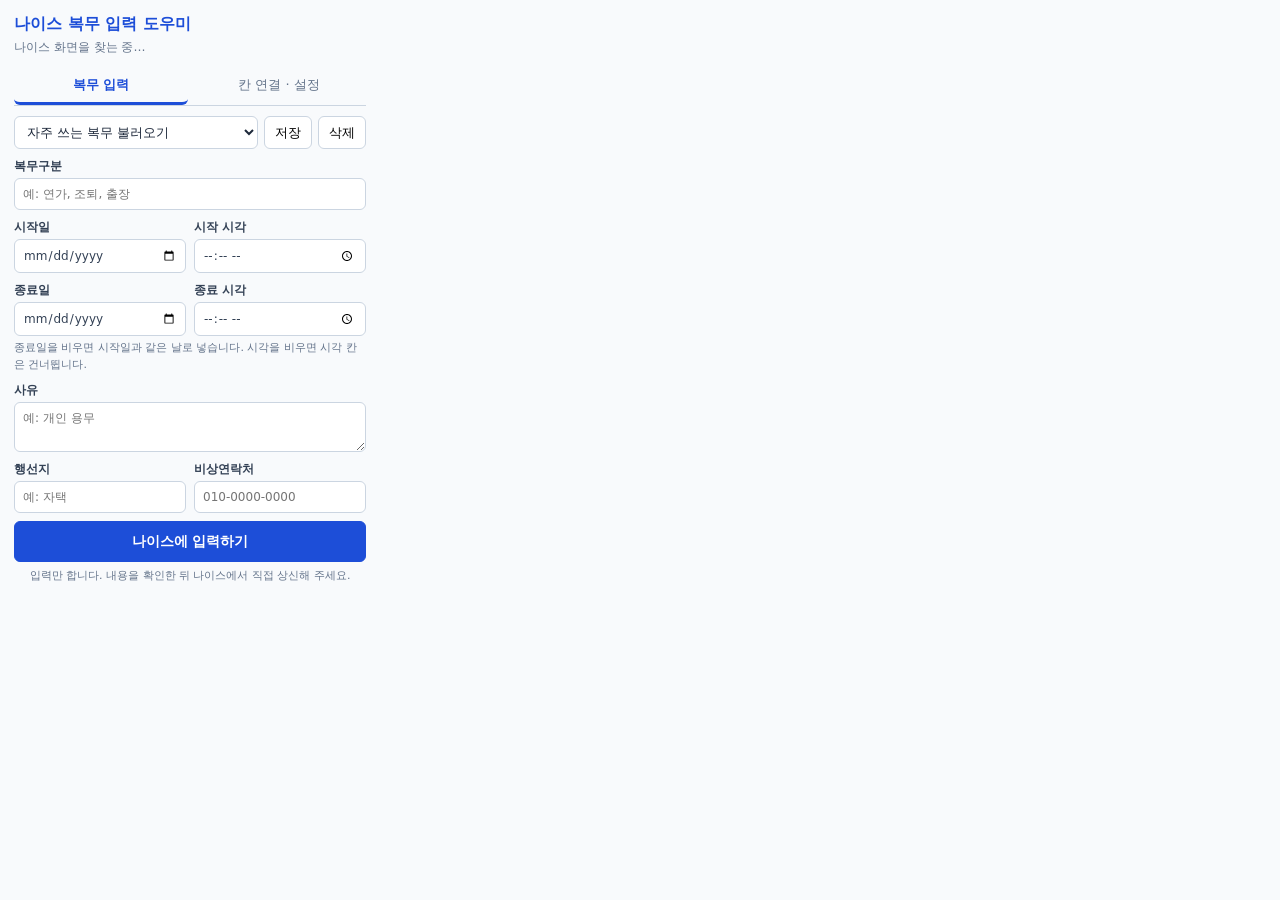
<file: neis-bokmu-helper/popup.html>
<!DOCTYPE html>
<html lang="ko">
<head>
  <meta charset="UTF-8">
  <title>나이스 복무 입력 도우미</title>
  <link rel="stylesheet" href="popup.css">
</head>
<body>
  <header>
    <h1>나이스 복무 입력 도우미</h1>
    <p id="tabStatus" class="status">나이스 화면을 찾는 중…</p>
  </header>

  <nav class="tabs">
    <button class="tab active" data-tab="fill">복무 입력</button>
    <button class="tab" data-tab="setup">칸 연결 · 설정</button>
  </nav>

  <!-- 복무 입력 -->
  <section id="tab-fill" class="panel active">
    <div class="row preset">
      <select id="presetSelect"><option value="">자주 쓰는 복무 불러오기</option></select>
      <button id="presetSave" title="지금 입력한 내용을 저장">저장</button>
      <button id="presetDelete" title="선택한 항목 삭제">삭제</button>
    </div>

    <label>복무구분
      <input id="type" list="typeList" placeholder="예: 연가, 조퇴, 출장">
      <datalist id="typeList"></datalist>
    </label>

    <div class="grid2">
      <label>시작일 <input id="startDate" type="date"></label>
      <label>시작 시각 <input id="startTime" type="time" step="600"></label>
      <label>종료일 <input id="endDate" type="date"></label>
      <label>종료 시각 <input id="endTime" type="time" step="600"></label>
    </div>
    <p class="hint">종료일을 비우면 시작일과 같은 날로 넣습니다. 시각을 비우면 시각 칸은 건너뜁니다.</p>

    <label>사유 <textarea id="reason" rows="2" placeholder="예: 개인 용무"></textarea></label>
    <div class="grid2">
      <label>행선지 <input id="place" placeholder="예: 자택"></label>
      <label>비상연락처 <input id="contact" placeholder="010-0000-0000"></label>
    </div>

    <button id="fillBtn" class="primary">나이스에 입력하기</button>
    <p class="hint center">입력만 합니다. 내용을 확인한 뒤 나이스에서 직접 상신해 주세요.</p>
    <ul id="result" class="result"></ul>
  </section>

  <!-- 칸 연결 · 설정 -->
  <section id="tab-setup" class="panel">
    <div class="box">
      <h2>1. 나이스 입력칸 연결하기 (처음 한 번)</h2>
      <ol class="steps">
        <li>나이스에서 <b>복무 신청 입력 화면</b>을 열어 둡니다.</li>
        <li>아래 단추를 누르면 나이스 화면 오른쪽 아래에 안내창이 나옵니다.</li>
        <li>안내에 따라 해당 칸을 차례로 클릭합니다.</li>
      </ol>
      <button id="pickBtn" class="primary">입력칸 연결 시작</button>
    </div>

    <div class="box">
      <h2>2. 연결된 칸</h2>
      <ul id="mappingList" class="mapping"></ul>
      <div class="row">
        <button id="highlightBtn">나이스 화면에 표시</button>
        <button id="clearMapping">모두 지우기</button>
      </div>
    </div>

    <div class="box">
      <h2>3. 입력 형식</h2>
      <label>날짜 모양
        <select id="dateFormat">
          <option value="YYYY-MM-DD">2026-10-12</option>
          <option value="YYYYMMDD">20261012</option>
          <option value="YYYY.MM.DD">2026.10.12</option>
        </select>
      </label>
      <label>시각 칸 모양
        <select id="timeMode">
          <option value="split">시, 분이 따로 있음 (09 / 00)</option>
          <option value="HH:MM">한 칸에 09:00</option>
          <option value="HHMM">한 칸에 0900</option>
        </select>
      </label>
      <label>칸 사이 대기 시간(밀리초)
        <input id="delay" type="number" min="100" max="3000" step="100">
      </label>
      <p class="hint">입력이 중간에 빠지면 대기 시간을 늘려 보세요.</p>
    </div>

    <div class="box">
      <h2>4. 연결 정보 나누기</h2>
      <p class="hint">같은 교육청 나이스를 쓰는 동료에게 파일을 주면 칸 연결 과정을 건너뛸 수 있습니다.</p>
      <div class="row">
        <button id="exportBtn">파일로 내보내기</button>
        <button id="importBtn">파일 가져오기</button>
        <input id="importFile" type="file" accept="application/json" hidden>
      </div>
    </div>
  </section>

  <script src="fields.js"></script>
  <script src="popup.js"></script>
</body>
</html>
</file>
<file: neis-bokmu-helper/popup.css>
* { box-sizing: border-box; }
body {
  width: 380px; margin: 0; padding: 0 14px 14px;
  font: 13px/1.5 'Malgun Gothic', 'Apple SD Gothic Neo', system-ui, sans-serif;
  color: #1e293b; background: #f8fafc;
}
header { padding: 12px 0 6px; }
h1 { margin: 0; font-size: 16px; color: #1d4ed8; }
h2 { margin: 0 0 6px; font-size: 13px; }
.status { margin: 2px 0 0; font-size: 12px; color: #64748b; }
.status.ok { color: #15803d; }
.status.bad { color: #b91c1c; }

.tabs { display: flex; gap: 4px; margin: 6px 0 10px; border-bottom: 1px solid #cbd5e1; }
.tab { flex: 1; padding: 7px 0; border: 0; border-bottom: 3px solid transparent; background: none; cursor: pointer; font: inherit; color: #64748b; }
.tab.active { color: #1d4ed8; border-bottom-color: #1d4ed8; font-weight: 700; }
.panel { display: none; }
.panel.active { display: block; }

label { display: block; margin-bottom: 8px; font-weight: 600; font-size: 12px; color: #334155; }
input, select, textarea {
  display: block; width: 100%; margin-top: 3px; padding: 6px 8px;
  border: 1px solid #cbd5e1; border-radius: 6px; font: inherit; font-weight: 400; background: #fff; color: inherit;
}
textarea { resize: vertical; }
.grid2 { display: grid; grid-template-columns: 1fr 1fr; gap: 0 8px; }
.row { display: flex; gap: 6px; margin-bottom: 8px; }
.row select { margin: 0; flex: 1; }
button {
  padding: 6px 10px; border: 1px solid #cbd5e1; border-radius: 6px;
  background: #fff; cursor: pointer; font: inherit; white-space: nowrap;
}
button:hover { background: #f1f5f9; }
button.primary { width: 100%; padding: 9px; border-color: #1d4ed8; background: #1d4ed8; color: #fff; font-weight: 700; font-size: 14px; }
button.primary:hover { background: #1e40af; }
button:disabled { opacity: .5; cursor: default; }
.preset button { flex: none; }

.hint { margin: -4px 0 8px; font-size: 11px; color: #64748b; }
.hint.center { margin-top: 6px; text-align: center; }
.box { background: #fff; border: 1px solid #e2e8f0; border-radius: 8px; padding: 10px 12px; margin-bottom: 10px; }
.box .hint { margin: 0 0 8px; }
.steps { margin: 0 0 8px; padding-left: 18px; font-size: 12px; }

.result, .mapping { list-style: none; margin: 8px 0 0; padding: 0; font-size: 12px; }
.result li, .mapping li { display: flex; gap: 6px; align-items: baseline; padding: 3px 0; border-bottom: 1px dashed #e2e8f0; }
.result .name, .mapping .name { width: 70px; flex: none; font-weight: 600; }
.mapping .where { flex: 1; color: #475569; overflow: hidden; text-overflow: ellipsis; white-space: nowrap; }
.mapping button { padding: 0 6px; font-size: 11px; }
.ok { color: #15803d; }
.check { color: #b45309; }
.fail { color: #b91c1c; }
.muted { color: #94a3b8; }
</file>
